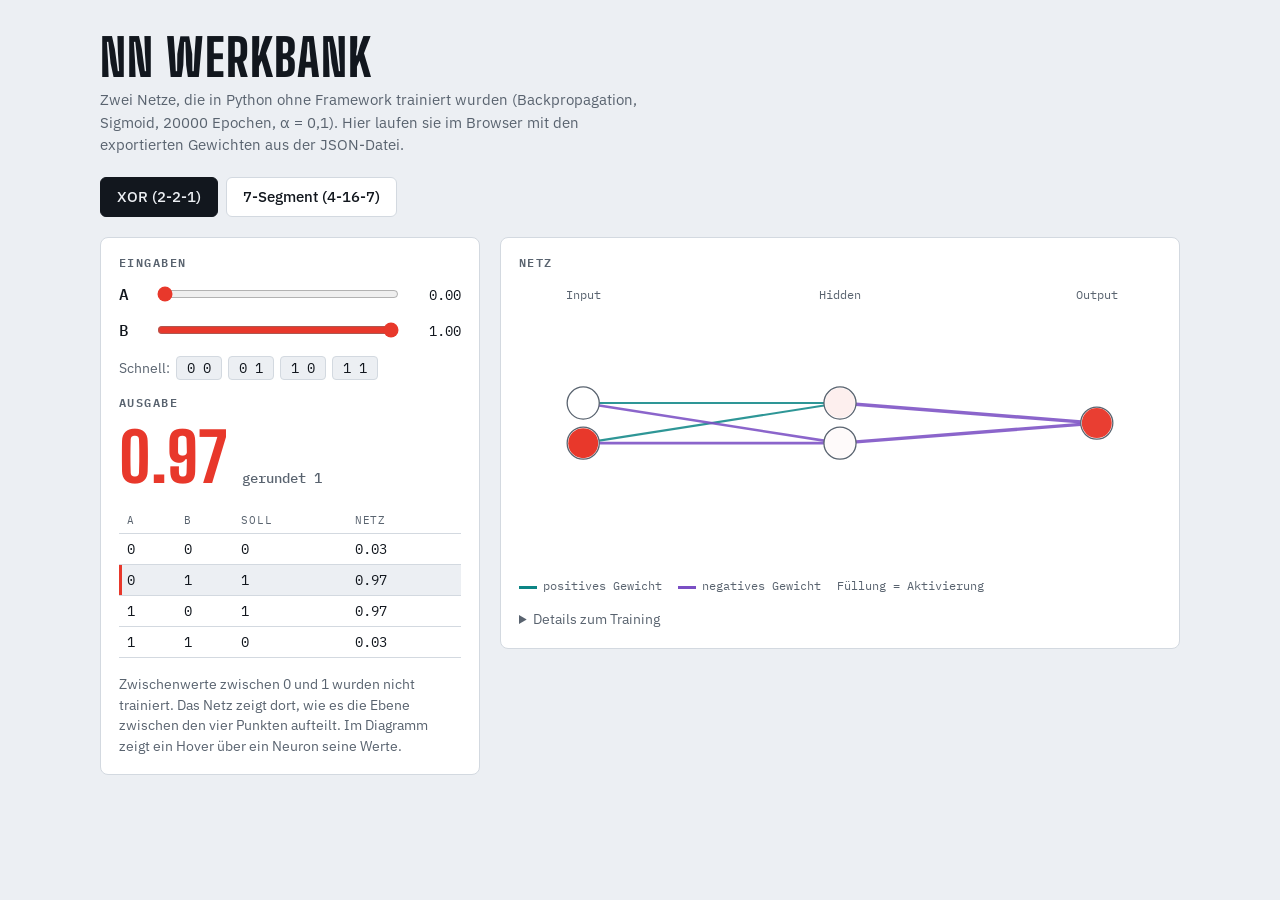
<file: web/index.html>
<!doctype html>
<html lang="de">
<head>
<meta charset="utf-8">
<meta name="viewport" content="width=device-width, initial-scale=1">
<meta name="description" content="Zwei von Hand programmierte neuronale Netze (XOR und 7-Segment) laufen im Browser mit den exportierten Gewichten.">
<title>NN Werkbank</title>
<link rel="icon" href="data:image/svg+xml,%3Csvg xmlns='http://www.w3.org/2000/svg' viewBox='0 0 32 32'%3E%3Crect width='32' height='32' rx='7' fill='%2312171e'/%3E%3Ccircle cx='9' cy='16' r='3.5' fill='%23ff5a45'/%3E%3Ccircle cx='23' cy='9' r='3.5' fill='%23ff5a45'/%3E%3Ccircle cx='23' cy='23' r='3.5' fill='%23ff5a45'/%3E%3Cpath d='M9 16L23 9M9 16L23 23' stroke='%238b95a4' stroke-width='1.5'/%3E%3C/svg%3E">
<link rel="preconnect" href="https://fonts.googleapis.com">
<link rel="preconnect" href="https://fonts.gstatic.com" crossorigin>
<link href="https://fonts.googleapis.com/css2?family=IBM+Plex+Mono:wght@400;500&family=IBM+Plex+Sans:wght@400;500;600&family=Big+Shoulders+Display:wght@700;800&display=swap" rel="stylesheet">
<style>
/* Layout: eine Werkbank-Spalte. Oben Umschalter XOR / 7-Segment, darunter Bedienfeld links und Netz-Diagramm rechts. */
:root {
  --bg: #eceff3; --surface: #ffffff; --fg: #12171e; --muted: #59636f; --line: #d3d9e0;
  --led: #e8382b; --off: #e3e7ec; --pos: #0c8585; --neg: #7a4fc4; --focus: #1f5fd1;
  --display: "Big Shoulders Display", "Arial Narrow", sans-serif;
  --body: "IBM Plex Sans", system-ui, sans-serif;
  --mono: "IBM Plex Mono", ui-monospace, Consolas, monospace;
}
@media (prefers-color-scheme: dark) { :root:not([data-theme="light"]) {
  --bg: #0e1217; --surface: #171c23; --fg: #e6eaf0; --muted: #8b95a4; --line: #2a323c;
  --led: #ff5a45; --off: #242b34; --pos: #3cc4c0; --neg: #a98af0; --focus: #7fa8ff; color-scheme: dark; } }
:root[data-theme="dark"] {
  --bg: #0e1217; --surface: #171c23; --fg: #e6eaf0; --muted: #8b95a4; --line: #2a323c;
  --led: #ff5a45; --off: #242b34; --pos: #3cc4c0; --neg: #a98af0; --focus: #7fa8ff; color-scheme: dark; }

* { box-sizing: border-box; }
[hidden] { display: none !important; }
body { background: var(--bg); color: var(--fg); font: 15px/1.5 var(--body); padding-inline: 16px; padding-block: 24px 40px; }
.wrap { max-width: 1080px; margin: 0 auto; display: flex; flex-direction: column; gap: 20px; }
.stack { display: flex; flex-direction: column; gap: 20px; }
h1 { font: 800 clamp(2rem, 6vw, 3.2rem)/1 var(--display); text-transform: uppercase; letter-spacing: .02em; margin: 0; text-wrap: balance; }
.sub { color: var(--muted); margin: 6px 0 0; max-width: 62ch; }
.tabs { display: flex; gap: 8px; flex-wrap: wrap; }
button { font: inherit; color: inherit; cursor: pointer; }
:focus-visible { outline: 2px solid var(--focus); outline-offset: 2px; }
/* Gemeinsame Rückmeldung für alle Schaltflächen: sanftes Hover, kurzes Eindrücken beim Klick */
.tab, .snap button, .digits button, .bits button { transition: background-color .2s ease, border-color .2s ease, color .2s ease, transform .12s ease; }
.tab:hover, .snap button:hover, .digits button:hover, .bits button:hover { border-color: var(--muted); }
.tab:active, .snap button:active, .digits button:active, .bits button:active { transform: scale(.97); }
.tab { padding: 8px 16px; border: 1px solid var(--line); background: var(--surface); border-radius: 6px; font-weight: 500; }
.tab[aria-selected="true"] { background: var(--fg); color: var(--bg); border-color: var(--fg); }
.grid { display: grid; grid-template-columns: minmax(0, 380px) minmax(0, 1fr); gap: 20px; align-items: start; }
@media (max-width: 820px) { .grid { grid-template-columns: minmax(0, 1fr); } }
.panel { background: var(--surface); border: 1px solid var(--line); border-radius: 8px; padding: 18px; display: flex; flex-direction: column; gap: 16px; min-width: 0; }
h2 { font: 600 .75rem/1 var(--mono); text-transform: uppercase; letter-spacing: .12em; color: var(--muted); margin: 0; }
.field { display: grid; grid-template-columns: 1.6rem minmax(0, 1fr) 3.4rem; gap: 10px; align-items: center; }
.field label { font: 500 1rem var(--mono); }
.field output { font: 400 .9rem var(--mono); text-align: right; font-variant-numeric: tabular-nums; }
input[type=range] { width: 100%; accent-color: var(--led); }
.snap { display: flex; gap: 6px; }
.snap .note { align-self: center; }
.skip { position: absolute; left: 16px; top: -48px; padding: 8px 14px; background: var(--fg); color: var(--bg); border-radius: 6px; z-index: 10; }
.skip:focus { top: 12px; }
.snap button { padding: 2px 10px; border: 1px solid var(--line); border-radius: 4px; background: var(--bg); font: .85rem var(--mono); }
.result { display: flex; align-items: baseline; gap: 14px; flex-wrap: wrap; }
.big { font: 800 4.2rem/1 var(--display); font-variant-numeric: tabular-nums; }
.big.on { color: var(--led); }
.verdict { font: 500 .85rem var(--mono); color: var(--muted); }
table { border-collapse: collapse; width: 100%; font: .85rem var(--mono); font-variant-numeric: tabular-nums; }
th, td { text-align: left; padding: 6px 8px; border-bottom: 1px solid var(--line); }
th { color: var(--muted); font-weight: 400; text-transform: uppercase; letter-spacing: .08em; font-size: .7rem; }
tbody tr { cursor: pointer; }
tbody tr:hover { background: var(--bg); }
tbody tr.static { cursor: default; }
tbody tr.sel { background: var(--bg); box-shadow: inset 3px 0 0 var(--led); }
.tblwrap { overflow-x: auto; }
.digits { display: grid; grid-template-columns: repeat(5, 1fr); gap: 6px; }
.digits button { padding: 10px 0; border: 1px solid var(--line); background: var(--bg); border-radius: 6px; font: 600 1.2rem var(--mono); }
.digits button[aria-pressed="true"] { background: var(--fg); color: var(--bg); border-color: var(--fg); }
.bits { display: flex; gap: 8px; }
.bits button { flex: 1; padding: 8px 0; border: 1px solid var(--line); background: var(--bg); border-radius: 6px; font: 500 1rem var(--mono); }
.bits button[aria-pressed="true"] { background: var(--led); color: #fff; border-color: var(--led); }
.bits small { display: block; font-size: .65rem; color: inherit; opacity: .7; }
.disp { display: flex; gap: 18px; align-items: center; flex-wrap: wrap; }
.disp svg { width: 130px; height: 200px; flex: none; background: #0a0d10; border-radius: 8px; padding: 10px; }
.seg-off { fill: #20262d; }
.seg-on { fill: #ff4a37; }
.segtbl { flex: 1; min-width: 220px; }
.match { font: 500 .85rem var(--mono); }
.match.ok { color: var(--pos); }
.match.bad { color: var(--led); }
.note { font-size: .85rem; color: var(--muted); margin: 0; text-wrap: pretty; }
.diagram { width: 100%; height: auto; display: block; }
.diagram text { font: 11px var(--mono); fill: var(--muted); }
/* Hover auf Neuronen: Verbindungen des Neurons bleiben sichtbar, der Rest wird abgedunkelt */
.netbox { position: relative; }
.hit { fill: transparent; cursor: pointer; }
.node.hot { stroke: var(--fg); stroke-width: 2.2; }
.diagram.hovering line:not(.hl) { opacity: .12; }
.diagram.hovering line.hl { stroke-opacity: 1; }
.tip { position: absolute; z-index: 5; pointer-events: none; padding: 6px 10px; border-radius: 6px; background: var(--fg); color: var(--bg); font: .75rem/1.45 var(--mono); white-space: nowrap; font-variant-numeric: tabular-nums; box-shadow: 0 4px 14px rgb(0 0 0 / .25); }
.tip b { display: block; font-weight: 600; }
.legend { display: flex; gap: 16px; flex-wrap: wrap; font: .75rem var(--mono); color: var(--muted); }
.legend i { display: inline-block; width: 18px; height: 3px; vertical-align: middle; margin-right: 6px; }
.legend .pos { background: var(--pos); }
.legend .neg { background: var(--neg); }
details { font-size: .85rem; color: var(--muted); }
summary { cursor: pointer; }
@media (prefers-reduced-motion: no-preference) { .big, .seg-on { transition: fill-opacity .15s, color .15s; } .diagram line { transition: opacity .15s, stroke-opacity .15s; } }
</style>
</head>
<body>
<a class="skip" href="#main">Zum Inhalt springen</a>
<div class="wrap">
  <header>
    <h1>NN Werkbank</h1>
    <p class="sub">Zwei Netze, die in Python ohne Framework trainiert wurden (Backpropagation, Sigmoid, 20000 Epochen, α = 0,1). Hier laufen sie im Browser mit den exportierten Gewichten aus der JSON-Datei.</p>
  </header>

  <main id="main" class="stack">
  <div class="tabs" role="tablist" aria-label="Netz auswählen">
    <button class="tab" role="tab" id="tab-xor" aria-controls="xor" aria-selected="true">XOR (2-2-1)</button>
    <button class="tab" role="tab" id="tab-seg" aria-controls="seg" aria-selected="false">7-Segment (4-16-7)</button>
  </div>

  <section id="xor" class="grid" role="tabpanel" aria-labelledby="tab-xor">
    <div class="panel">
      <h2>Eingaben</h2>
      <div class="field"><label for="xa">A</label><input id="xa" type="range" min="0" max="1" step="0.01" value="0"><output id="xa-o">0.00</output></div>
      <div class="field"><label for="xb">B</label><input id="xb" type="range" min="0" max="1" step="0.01" value="1"><output id="xb-o">1.00</output></div>
      <div class="snap"><span class="note">Schnell:</span>
        <button data-a="0" data-b="0">0 0</button><button data-a="0" data-b="1">0 1</button><button data-a="1" data-b="0">1 0</button><button data-a="1" data-b="1">1 1</button></div>
      <h2>Ausgabe</h2>
      <div class="result" aria-live="polite"><span class="big" id="xor-out">0.97</span><span class="verdict" id="xor-verdict"></span></div>
      <div class="tblwrap"><table id="xor-tbl"><thead><tr><th>A</th><th>B</th><th>Soll</th><th>Netz</th></tr></thead><tbody></tbody></table></div>
      <p class="note">Zwischenwerte zwischen 0 und 1 wurden nicht trainiert. Das Netz zeigt dort, wie es die Ebene zwischen den vier Punkten aufteilt. Im Diagramm zeigt ein Hover über ein Neuron seine Werte.</p>
    </div>
    <div class="panel">
      <h2>Netz</h2>
      <div class="netbox"><svg class="diagram" id="xor-svg" viewBox="0 0 600 260" role="img" aria-label="Diagramm des XOR-Netzes"></svg><div class="tip" role="tooltip" hidden></div></div>
      <div class="legend"><span><i class="pos"></i>positives Gewicht</span><span><i class="neg"></i>negatives Gewicht</span><span>Füllung = Aktivierung</span></div>
      <details><summary>Details zum Training</summary><p class="note">Architektur 2-2-1, Sigmoid, MSE-Kosten ½(ŷ − y)², Stochastic Gradient Descent, 20000 Epochen, Lernrate 0,1. Exportiert mit <code>dump_json()</code>.</p></details>
    </div>
  </section>

  <section id="seg" class="grid" role="tabpanel" aria-labelledby="tab-seg" hidden>
    <div class="panel">
      <h2>Ziffer</h2>
      <div class="digits" id="digits"></div>
      <h2>oder Bits einzeln</h2>
      <div class="bits" id="bits"></div>
      <div class="disp">
        <svg id="seg-svg" viewBox="0 0 130 200" role="img" aria-label="7-Segment-Anzeige"></svg>
        <div class="segtbl">
          <div class="tblwrap"><table id="seg-tbl"><thead><tr><th>Seg</th><th>Netz</th><th>Soll</th></tr></thead><tbody></tbody></table></div>
        </div>
      </div>
      <div class="match" id="seg-match"></div>
      <p class="note" id="seg-note"></p>
    </div>
    <div class="panel">
      <h2>Netz</h2>
      <div class="netbox"><svg class="diagram" id="seg-net" viewBox="0 0 600 420" role="img" aria-label="Diagramm des 7-Segment-Netzes"></svg><div class="tip" role="tooltip" hidden></div></div>
      <div class="legend"><span><i class="pos"></i>positives Gewicht</span><span><i class="neg"></i>negatives Gewicht</span><span>Füllung = Aktivierung</span></div>
      <details><summary>Details zum Training</summary><p class="note">Architektur 4-16-7, Sigmoid, MSE-Kosten, SGD, 20000 Epochen, Lernrate 0,1. Eingabe ist die Ziffer als 4 Bit, Ausgabe sind die Segmente a bis g.</p></details>
    </div>
  </section>
  </main>
</div>

<script>
const XOR_NET = {"layer_sizes":[2,2,1],"layers":[[{"weights":[4.4189489410313385,4.419907312141666],"bias":-6.8782864987033845},{"weights":[-5.901752903321736,-5.905906582118992],"bias":2.2510696835978092}],[{"weights":[-8.874160120164296,-8.715707937944744],"bias":4.331063383164297}]]};
const SEG_NET = {"layer_sizes":[4,16,7],"layers":[[{"weights":[0.378584577005672,-0.8250217396192282,0.7707378139664288,0.05803340610778978],"bias":-0.8021267944542835},{"weights":[-4.017427327318388,-4.506728345758938,3.7991358840744596,1.74540974890588],"bias":1.3813236054041074},{"weights":[0.5480369860752676,2.7291254190867824,-4.393816222621056,5.6010673047996935],"bias":0.08736131842951154},{"weights":[3.2403045179984,-1.7162950859305854,2.399465852370913,-2.7119958384423644],"bias":0.28076517171416393},{"weights":[1.4050403333172343,1.6294656812492394,-4.403919912718225,0.18366221993594414],"bias":0.1671118019887433},{"weights":[2.951586450576953,-4.062690141628984,0.7607983519386313,-3.022613782684159],"bias":1.0719184859211777},{"weights":[-1.1279218342111632,1.2595592169919445,2.0685997334369652,-2.200344231481198],"bias":-0.3761457793515664},{"weights":[2.9325393291138453,-5.312460678842525,5.636649656913309,-4.399857294181862],"bias":1.282143874365558},{"weights":[2.5208301008227925,2.9246629713082686,-4.024019929575316,2.9564700320036374],"bias":-4.3438361969844985},{"weights":[0.13956794137253323,5.362748911130706,-2.185449175200805,-2.4811137288204024],"bias":1.0122264627329256},{"weights":[0.6011235781109283,3.3977979357931924,-3.9864361298826108,-6.03526716900981],"bias":-0.999945030768911},{"weights":[0.9770982013567461,1.6481162099496889,-1.3001722869908476,-2.214779634350303],"bias":0.027039163322583454},{"weights":[-2.619578058320941,-5.195870167952872,5.005320088996262,4.570853859620208],"bias":-2.2813250254053945},{"weights":[0.5869673949416085,3.22125151783066,3.167232405071126,2.7859718274167617],"bias":-2.99911692105298},{"weights":[-1.456649545355068,-4.329418722741809,-4.6483753682368025,-0.6067776427727539],"bias":1.9842060355658786},{"weights":[-1.5766811919019763,2.6611540927630144,-3.1261843554950204,1.1674583392693718],"bias":1.2782419571322035}],[{"weights":[0.7344882978782762,0.8956990368518427,-1.9926005929652295,1.524014382118407,-2.4643521335602654,2.7619609449488225,0.9745501714896703,5.8746323897966075,3.3488197890693536,3.777968137912702,-6.297762631329145,-0.6684900046237351,-1.910625557629477,2.463067969830373,-3.3382483447623885,-2.184122565169554],"bias":1.7158951224994348},{"weights":[0.5680653549104158,0.13646285202288524,3.8309458491952717,0.15731835648100964,-0.8428724792277169,3.699982638840891,0.7410844065453783,-1.9365013775153084,-2.5153143271793463,-3.7879317307593627,5.384709722398829,0.1824338320079539,5.7968534616796354,-3.6032433387901093,1.208723032863289,0.35872234985024026],"bias":1.0770206705889807},{"weights":[-0.612429534553766,0.015987330561426323,5.04669510697265,-0.6305689253745919,3.2286030344133305,-2.51825363174847,-2.0308029780826193,-2.318350232125964,0.7629524356113417,0.9639870181956284,1.899497069878401,1.1503990238479123,-1.2590445743460543,3.435205156121614,0.4626839101821002,2.116894425765221],"bias":1.5148864346060797},{"weights":[1.2260481865594188,-0.6704110280050407,-3.1552900858819664,1.477578894985318,1.3390441440426266,2.975512546735218,-1.81993119452646,6.967283128941977,4.952927274993916,0.2522474828127698,-4.293662000531908,-0.9432363714716293,-3.840019896280144,1.745765164310289,-1.80755508234133,-1.1042079202785284],"bias":1.98893445649299},{"weights":[0.10532776637054624,-0.864045641028454,-5.57118790719766,3.6386313085951856,-1.193344085273443,1.4281257011497128,0.7396882674514846,4.037557030786975,-2.261271543514027,1.5809640667094165,0.5696045986139062,1.1505212236224927,-2.3680883593014843,-2.425462029811268,1.3492819309628228,-0.2295365076967462],"bias":-0.560164562955259},{"weights":[-0.3368496551618901,-4.4259777381809355,-0.025178686488595836,2.422500706085857,3.0917293094573672,0.5613406258891508,-0.10209700697596971,0.9193545923973545,1.4570203688071202,2.9469448762972896,2.5578000581180023,2.5183707512035154,-4.706854384144398,-0.4588914204695752,0.1496881393546129,1.0335770391680648],"bias":-0.12792367335469645},{"weights":[0.9261327975602603,-6.048415402702983,-1.3584460562038045,2.6666194493165585,2.507795495999338,-0.08677149506154452,-0.7839924127459236,5.221602205980013,2.824496139505744,-2.380817333874301,1.8630707591444695,1.9812630090314127,-0.7324119838364302,5.32891242485432,-5.496803824589936,-2.2737734453497],"bias":1.3883342999719037}]]};

const sigmoid = x => 1 / (1 + Math.exp(-x));
// Forward-Pass wie in Layer.forward: Output einer Schicht ist Input der nächsten
function forward(net, x) {
  const acts = [x];
  let v = x;
  for (const layer of net.layers) {
    v = layer.map(n => sigmoid(n.weights.reduce((s, w, i) => s + w * v[i], n.bias)));
    acts.push(v);
  }
  return acts;
}
const NS = "http://www.w3.org/2000/svg";
const f2 = x => x.toFixed(2);

// Zeichnet Neuronen (Füllung = Aktivierung) und Gewichte (Farbe = Vorzeichen, Dicke = Betrag)
// names[l][i] ist der Name des Neurons (für den Tooltip beim Hover)
function drawNet(svg, net, acts, labels, names) {
  const [W, H] = svg.getAttribute("viewBox").split(" ").slice(2).map(Number);
  const sizes = net.layer_sizes, maxN = Math.max(...sizes);
  const padX = 60, padY = 34;
  const r = Math.min(15, (H - 2 * padY) / (maxN * 2.5));
  const pos = (l, i) => [padX + l * (W - 2 * padX) / (sizes.length - 1),
                         H / 2 + (i - (sizes[l] - 1) / 2) * Math.min(2.5 * r, (H - 2 * padY) / Math.max(sizes[l] - 1, 1))];
  let out = "";
  net.layers.forEach((layer, l) => layer.forEach((n, j) => n.weights.forEach((w, i) => {
    const [x1, y1] = pos(l, i), [x2, y2] = pos(l + 1, j);
    const a = Math.abs(w);
    out += `<line data-l="${l}" data-i="${i}" data-j="${j}" x1="${x1}" y1="${y1}" x2="${x2}" y2="${y2}" style="stroke:var(${w >= 0 ? "--pos" : "--neg"})" stroke-width="${(0.4 + Math.min(a, 8) * 0.35).toFixed(2)}" stroke-opacity="${(0.12 + Math.min(a / 6, 0.75)).toFixed(2)}"/>`;
  })));
  acts.forEach((col, l) => col.forEach((v, i) => {
    const [x, y] = pos(l, i);
    out += `<circle class="node" data-l="${l}" data-i="${i}" cx="${x}" cy="${y}" r="${r}" style="fill:var(--surface);stroke:var(--muted)" stroke-width="1.2"/>`;
    out += `<circle cx="${x}" cy="${y}" r="${r - 1}" style="fill:var(--led);pointer-events:none" fill-opacity="${v.toFixed(3)}"/>`;
    // unsichtbarer, etwas größerer Kreis als Trefferfläche für Hover und Antippen
    out += `<circle class="hit" data-l="${l}" data-i="${i}" cx="${x}" cy="${y}" r="${r + 3}"/>`;
  }));
  labels.forEach((t, l) => { out += `<text x="${pos(l, 0)[0]}" y="14" text-anchor="middle">${t}</text>`; });
  svg.innerHTML = out;
  svg._ctx = { net, acts, names };
  if (!svg._wired) wireHover(svg);
  if (svg._hover) showHover(svg, svg._hover[0], svg._hover[1]);   // Hover nach dem Neuzeichnen beibehalten
}

// Hover über ein Neuron: Tooltip anzeigen, seine Verbindungen hervorheben.
// Die Ereignisse hängen am (bleibenden) SVG-Element, weil dessen Inhalt bei jeder Eingabe neu gezeichnet wird.
function wireHover(svg) {
  svg._wired = true;
  svg.addEventListener("pointerover", e => {
    const h = e.target.closest(".hit");
    if (h) showHover(svg, +h.dataset.l, +h.dataset.i);
  });
  svg.addEventListener("pointerout", e => {
    if (!(e.relatedTarget && e.relatedTarget.closest && e.relatedTarget.closest(".hit"))) hideHover(svg);
  });
}
function showHover(svg, l, i) {
  const { net, acts, names } = svg._ctx;
  if (!acts[l] || acts[l][i] === undefined) return hideHover(svg);
  svg._hover = [l, i];
  svg.classList.add("hovering");
  // Linien: verbunden = kommt aus diesem Neuron (Schicht l) oder führt in dieses Neuron (Schicht l-1)
  svg.querySelectorAll("line").forEach(ln => {
    const ll = +ln.dataset.l;
    ln.classList.toggle("hl", (ll === l && +ln.dataset.i === i) || (ll === l - 1 && +ln.dataset.j === i));
  });
  svg.querySelectorAll(".node").forEach(c => c.classList.toggle("hot", +c.dataset.l === l && +c.dataset.i === i));
  const box = svg.parentElement, tip = box.querySelector(".tip");
  const minus = x => f2(x).replace("-", "−");
  tip.innerHTML = `<b>${names[l][i]}</b>Aktivierung ${f2(acts[l][i])}` + (l > 0 ? `<br>Bias ${minus(net.layers[l - 1][i].bias)}` : "");
  tip.hidden = false;
  // Tooltip über dem Neuron platzieren, am Rand der Box festhalten; zu wenig Platz oben -> darunter
  const hit = svg.querySelector(`.hit[data-l="${l}"][data-i="${i}"]`).getBoundingClientRect();
  const b = box.getBoundingClientRect();
  const cx = hit.left + hit.width / 2 - b.left;
  const left = Math.min(Math.max(cx, tip.offsetWidth / 2), b.width - tip.offsetWidth / 2);
  const above = hit.top - b.top - tip.offsetHeight - 6;
  tip.style.left = left - tip.offsetWidth / 2 + "px";
  tip.style.top = (above >= 0 ? above : hit.bottom - b.top + 6) + "px";
}
function hideHover(svg) {
  svg._hover = null;
  svg.classList.remove("hovering");
  svg.querySelectorAll("line.hl").forEach(ln => ln.classList.remove("hl"));
  svg.querySelectorAll(".node.hot").forEach(c => c.classList.remove("hot"));
  svg.parentElement.querySelector(".tip").hidden = true;
}

/* ---------- XOR ---------- */
const xa = document.getElementById("xa"), xb = document.getElementById("xb");
const XOR_ROWS = [[0,0,0],[0,1,1],[1,0,1],[1,1,0]];
const xtb = document.querySelector("#xor-tbl tbody");
XOR_ROWS.forEach(([a, b, y], k) => {
  const tr = document.createElement("tr");
  tr.innerHTML = `<td>${a}</td><td>${b}</td><td>${y}</td><td></td>`;
  // Zeile ist klickbar, also auch per Tastatur (Tab, Enter, Leertaste) bedienbar
  tr.tabIndex = 0;
  tr.setAttribute("aria-label", `Eingabe ${a} ${b} setzen`);
  const pick = () => { xa.value = a; xb.value = b; renderXor(); };
  tr.addEventListener("click", pick);
  tr.addEventListener("keydown", e => { if (e.key === "Enter" || e.key === " ") { e.preventDefault(); pick(); } });
  xtb.appendChild(tr);
});
function renderXor() {
  const a = +xa.value, b = +xb.value;
  document.getElementById("xa-o").textContent = f2(a);
  document.getElementById("xb-o").textContent = f2(b);
  const acts = forward(XOR_NET, [a, b]);
  const y = acts[2][0];
  const out = document.getElementById("xor-out");
  out.textContent = f2(y);
  out.classList.toggle("on", y > 0.5);
  document.getElementById("xor-verdict").textContent = y > 0.5 ? "gerundet 1" : "gerundet 0";
  [...xtb.rows].forEach((tr, k) => {
    const [ra, rb] = XOR_ROWS[k];
    tr.cells[3].textContent = f2(forward(XOR_NET, [ra, rb])[2][0]);
    tr.classList.toggle("sel", ra === a && rb === b);
  });
  drawNet(document.getElementById("xor-svg"), XOR_NET, acts, ["Input", "Hidden", "Output"],
    [["Input A", "Input B"], ["Hidden 1", "Hidden 2"], ["Output (XOR)"]]);
}
xa.addEventListener("input", renderXor);
xb.addEventListener("input", renderXor);
document.querySelectorAll(".snap button").forEach(btn =>
  btn.addEventListener("click", () => { xa.value = btn.dataset.a; xb.value = btn.dataset.b; renderXor(); }));

/* ---------- 7-Segment ---------- */
const SEGS = ["a","b","c","d","e","f","g"];
const CODE = [[1,1,1,1,1,1,0],[0,1,1,0,0,0,0],[1,1,0,1,1,0,1],[1,1,1,1,0,0,1],[0,1,1,0,0,1,1],
              [1,0,1,1,0,1,1],[1,0,1,1,1,1,1],[1,1,1,0,0,0,0],[1,1,1,1,1,1,1],[1,1,1,1,0,1,1]];
// Lage der Segmente a-g im Anzeige-SVG: x, y, Breite, Höhe
const GEO = { a:[25,8,80,14], b:[107,24,14,68], c:[107,108,14,68], d:[25,178,80,14],
              e:[9,108,14,68], f:[9,24,14,68], g:[25,93,80,14] };
let bits = [0,0,0,0];

const segSvg = document.getElementById("seg-svg");
segSvg.innerHTML = SEGS.map(s => { const [x,y,w,h] = GEO[s];
  return `<rect class="seg-off" x="${x}" y="${y}" width="${w}" height="${h}" rx="5"/><rect class="seg-on" id="s-${s}" x="${x}" y="${y}" width="${w}" height="${h}" rx="5" fill-opacity="0"/>`; }).join("");
const stb = document.querySelector("#seg-tbl tbody");
stb.innerHTML = SEGS.map(s => `<tr class="static"><td>${s}</td><td></td><td></td></tr>`).join("");

const digitsEl = document.getElementById("digits"), bitsEl = document.getElementById("bits");
for (let d = 0; d < 10; d++) {
  const b = document.createElement("button");
  b.textContent = d; b.dataset.d = d;
  b.addEventListener("click", () => { bits = [3,2,1,0].map(k => (d >> k) & 1); renderSeg(); });
  digitsEl.appendChild(b);
}
[3,2,1,0].forEach((k, i) => {
  const b = document.createElement("button");
  b.innerHTML = `<small>${1 << k}</small><span></span>`;
  b.addEventListener("click", () => { bits[i] ^= 1; renderSeg(); });
  bitsEl.appendChild(b);
});
function renderSeg() {
  const d = bits[0] * 8 + bits[1] * 4 + bits[2] * 2 + bits[3];
  [...digitsEl.children].forEach(b => b.setAttribute("aria-pressed", String(+b.dataset.d === d)));
  [...bitsEl.children].forEach((b, i) => { b.setAttribute("aria-pressed", String(bits[i] === 1)); b.querySelector("span").textContent = bits[i]; });
  const acts = forward(SEG_NET, bits);
  const y = acts[2];
  SEGS.forEach((s, i) => {
    document.getElementById("s-" + s).setAttribute("fill-opacity", y[i].toFixed(3));
    const tr = stb.rows[i];
    tr.cells[1].textContent = f2(y[i]);
    tr.cells[2].textContent = d < 10 ? CODE[d][i] : "–";
  });
  const m = document.getElementById("seg-match"), note = document.getElementById("seg-note");
  if (d < 10) {
    const ok = y.every((v, i) => Math.round(v) === CODE[d][i]);
    m.textContent = ok ? `Ziffer ${d}: alle 7 Segmente stimmen` : `Ziffer ${d}: Abweichung`;
    m.className = "match " + (ok ? "ok" : "bad");
    note.textContent = "";
  } else {
    m.textContent = `Wert ${d}: keine Ziffer`;
    m.className = "match";
    note.textContent = "Die Werte 10 bis 15 kamen im Training nicht vor. Das Netz gibt hier ungeprüfte Werte aus.";
  }
  drawNet(document.getElementById("seg-net"), SEG_NET, acts, ["Input", "Hidden (16)", "Output a–g"],
    [[8, 4, 2, 1].map(k => "Input Bit " + k), Array.from({ length: 16 }, (_, k) => "Hidden " + (k + 1)), SEGS.map(s => "Output Segment " + s)]);
}

/* ---------- Tabs ---------- */
const tabs = { xor: document.getElementById("tab-xor"), seg: document.getElementById("tab-seg") };
function show(which) {
  for (const k in tabs) {
    tabs[k].setAttribute("aria-selected", String(k === which));
    document.getElementById(k).hidden = k !== which;
  }
  try { localStorage.setItem("nn-tab", which); } catch (e) {}
}
tabs.xor.addEventListener("click", () => show("xor"));
tabs.seg.addEventListener("click", () => show("seg"));
// Pfeiltasten wechseln zwischen den Reitern (üblich bei role="tablist")
for (const k in tabs) tabs[k].addEventListener("keydown", e => {
  if (e.key !== "ArrowLeft" && e.key !== "ArrowRight") return;
  const next = k === "xor" ? "seg" : "xor";
  show(next); tabs[next].focus();
});

renderXor();
bits = [0,1,0,1];
renderSeg();
let saved = null;
try { saved = localStorage.getItem("nn-tab"); } catch (e) {}
show(saved === "seg" ? "seg" : "xor");
</script>
</body>
</html>
</file>
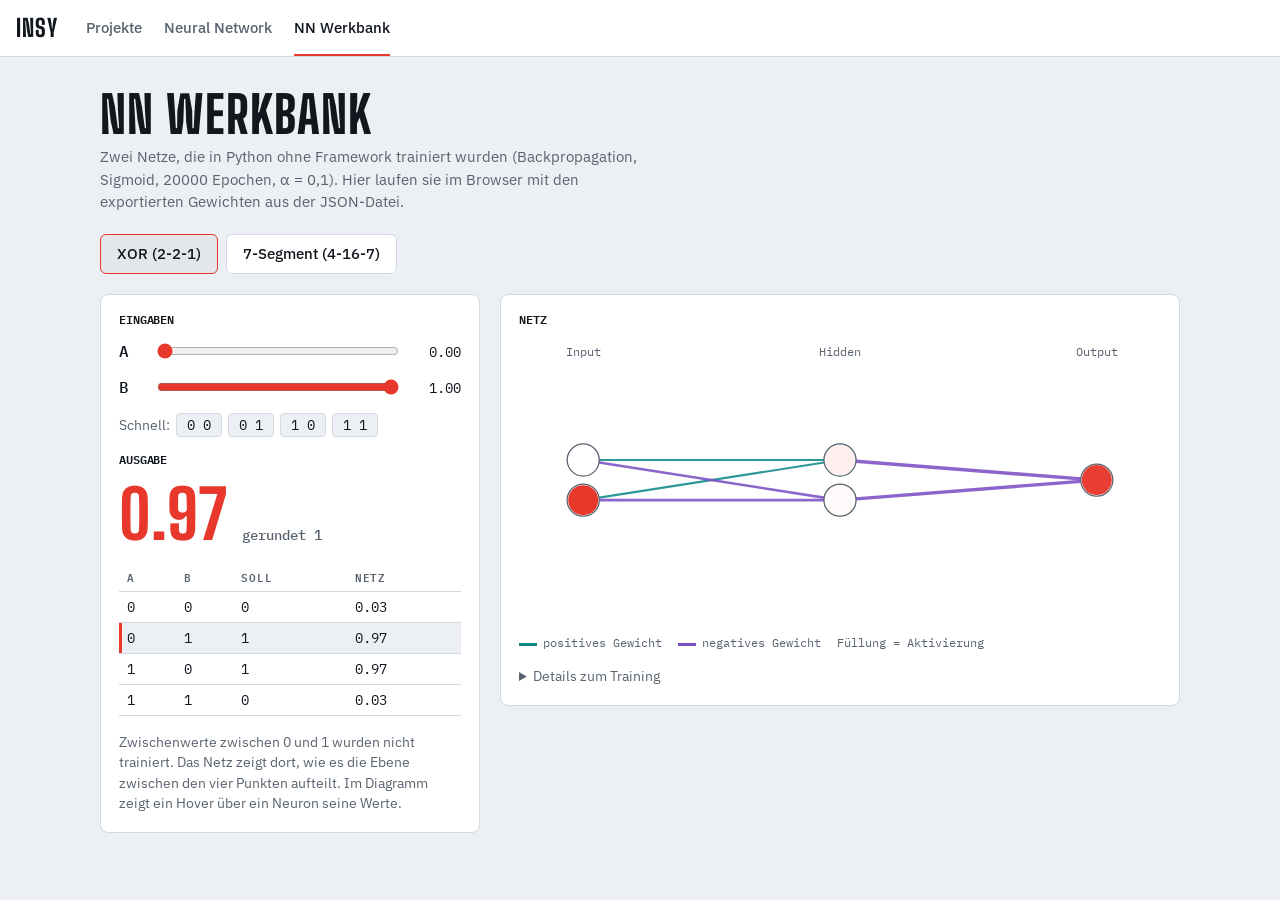
<file: Neural Network/web/index.html>
<!doctype html>
<html lang="de">
<head>
<meta charset="utf-8">
<meta name="viewport" content="width=device-width, initial-scale=1">
<meta name="description" content="Zwei von Hand programmierte neuronale Netze (XOR und 7-Segment) laufen im Browser mit den exportierten Gewichten.">
<title>NN Werkbank</title>
<link rel="icon" href="data:image/svg+xml,%3Csvg xmlns='http://www.w3.org/2000/svg' viewBox='0 0 32 32'%3E%3Crect width='32' height='32' rx='7' fill='%2312171e'/%3E%3Ccircle cx='9' cy='16' r='3.5' fill='%23ff5a45'/%3E%3Ccircle cx='23' cy='9' r='3.5' fill='%23ff5a45'/%3E%3Ccircle cx='23' cy='23' r='3.5' fill='%23ff5a45'/%3E%3Cpath d='M9 16L23 9M9 16L23 23' stroke='%238b95a4' stroke-width='1.5'/%3E%3C/svg%3E">
<link rel="preconnect" href="https://fonts.googleapis.com">
<link rel="preconnect" href="https://fonts.gstatic.com" crossorigin>
<link href="https://fonts.googleapis.com/css2?family=IBM+Plex+Mono:wght@400;500;600&family=IBM+Plex+Sans:ital,wght@0,400;0,500;0,600;1,400&family=Big+Shoulders+Display:wght@700;800&display=swap" rel="stylesheet">
<!-- Gemeinsames Design der ganzen Website (Farben, Schriften, Navigationsleiste) -->
<link rel="stylesheet" href="../../assets/site.css">
<style>
/* Layout: eine Werkbank-Spalte. Oben Umschalter XOR / 7-Segment, darunter Bedienfeld links und Netz-Diagramm rechts. */
:root {
  --bg: #eceff3; --surface: #ffffff; --fg: #12171e; --muted: #59636f; --line: #d3d9e0;
  --led: #e8382b; --off: #e3e7ec; --pos: #0c8585; --neg: #7a4fc4; --focus: #1f5fd1;
  --display: "Big Shoulders Display", "Arial Narrow", sans-serif;
  --body: "IBM Plex Sans", system-ui, sans-serif;
  --mono: "IBM Plex Mono", ui-monospace, Consolas, monospace;
}
@media (prefers-color-scheme: dark) { :root:not([data-theme="light"]) {
  --bg: #0e1217; --surface: #171c23; --fg: #e6eaf0; --muted: #8b95a4; --line: #2a323c;
  --led: #ff5a45; --off: #242b34; --pos: #3cc4c0; --neg: #a98af0; --focus: #7fa8ff; color-scheme: dark; } }
:root[data-theme="dark"] {
  --bg: #0e1217; --surface: #171c23; --fg: #e6eaf0; --muted: #8b95a4; --line: #2a323c;
  --led: #ff5a45; --off: #242b34; --pos: #3cc4c0; --neg: #a98af0; --focus: #7fa8ff; color-scheme: dark; }

* { box-sizing: border-box; }
[hidden] { display: none !important; }
body { margin: 0; background: var(--bg); color: var(--fg); font: 15px/1.5 var(--body); }
.wrap { max-width: 1112px; margin: 0 auto; padding: 32px 16px 56px; display: flex; flex-direction: column; gap: 20px; }
.stack { display: flex; flex-direction: column; gap: 20px; }
h1 { font: 800 clamp(2rem, 6vw, 3.2rem)/1 var(--display); text-transform: uppercase; letter-spacing: .02em; margin: 0; text-wrap: balance; }
.sub { color: var(--muted); margin: 6px 0 0; max-width: 62ch; }
.tabs { display: flex; gap: 8px; flex-wrap: wrap; }
button { font: inherit; color: inherit; cursor: pointer; }
:focus-visible { outline: 2px solid var(--focus); outline-offset: 2px; }
/* Gemeinsame Rückmeldung für alle Schaltflächen: sanftes Hover, kurzes Eindrücken beim Klick */
.tab, .snap button, .digits button, .bits button { transition: background-color .2s ease, border-color .2s ease, color .2s ease, transform .12s ease; }
.tab:hover, .snap button:hover, .digits button:hover, .bits button:hover { border-color: var(--muted); }
.tab:active, .snap button:active, .digits button:active, .bits button:active { transform: scale(.97); }
.tab { padding: 8px 16px; border: 1px solid var(--line); background: var(--surface); border-radius: 6px; font-weight: 500; }
/* Gewählt = leicht abgehobene Fläche mit rotem Rand (in Hell und Dunkel gleich, kein grelles Weiß im Dunkelmodus) */
.tab[aria-selected="true"] { background: var(--off); color: var(--fg); border-color: var(--led); }
.grid { display: grid; grid-template-columns: minmax(0, 380px) minmax(0, 1fr); gap: 20px; align-items: start; }
@media (max-width: 820px) { .grid { grid-template-columns: minmax(0, 1fr); } }
.panel { background: var(--surface); border: 1px solid var(--line); border-radius: 8px; padding: 18px; display: flex; flex-direction: column; gap: 16px; min-width: 0; }
h2 { font: 600 .75rem/1 var(--mono); text-transform: uppercase; letter-spacing: .12em; color: var(--muted); margin: 0; }
.field { display: grid; grid-template-columns: 1.6rem minmax(0, 1fr) 3.4rem; gap: 10px; align-items: center; }
.field label { font: 500 1rem var(--mono); }
.field output { font: 400 .9rem var(--mono); text-align: right; font-variant-numeric: tabular-nums; }
input[type=range] { width: 100%; accent-color: var(--led); }
.snap { display: flex; gap: 6px; }
.snap .note { align-self: center; }
.skip { position: absolute; left: 16px; top: -48px; padding: 8px 14px; background: var(--fg); color: var(--bg); border-radius: 6px; z-index: 10; }
.skip:focus { top: 12px; }
.snap button { padding: 2px 10px; border: 1px solid var(--line); border-radius: 4px; background: var(--bg); font: .85rem var(--mono); }
.result { display: flex; align-items: baseline; gap: 14px; flex-wrap: wrap; }
.big { font: 800 4.2rem/1 var(--display); font-variant-numeric: tabular-nums; }
.big.on { color: var(--led); }
.verdict { font: 500 .85rem var(--mono); color: var(--muted); }
table { border-collapse: collapse; width: 100%; font: .85rem var(--mono); font-variant-numeric: tabular-nums; }
th, td { text-align: left; padding: 6px 8px; border-bottom: 1px solid var(--line); }
th { color: var(--muted); font-weight: 400; text-transform: uppercase; letter-spacing: .08em; font-size: .7rem; }
tbody tr { cursor: pointer; }
tbody tr:hover { background: var(--bg); }
tbody tr.static { cursor: default; }
tbody tr.sel { background: var(--bg); box-shadow: inset 3px 0 0 var(--led); }
.tblwrap { overflow-x: auto; }
.digits { display: grid; grid-template-columns: repeat(5, 1fr); gap: 6px; }
.digits button { padding: 10px 0; border: 1px solid var(--line); background: var(--bg); border-radius: 6px; font: 600 1.2rem var(--mono); }
.digits button[aria-pressed="true"] { background: var(--off); color: var(--fg); border-color: var(--led); }
.bits { display: flex; gap: 8px; }
.bits button { flex: 1; padding: 8px 0; border: 1px solid var(--line); background: var(--bg); border-radius: 6px; font: 500 1rem var(--mono); }
.bits button[aria-pressed="true"] { background: var(--led); color: #fff; border-color: var(--led); }
.bits small { display: block; font-size: .65rem; color: inherit; opacity: .7; }
.disp { display: flex; gap: 18px; align-items: center; flex-wrap: wrap; }
.disp svg { width: 130px; height: 200px; flex: none; background: #0a0d10; border-radius: 8px; padding: 10px; }
.seg-off { fill: #20262d; }
.seg-on { fill: #ff4a37; }
.segtbl { flex: 1; min-width: 220px; }
.match { font: 500 .85rem var(--mono); }
.match.ok { color: var(--pos); }
.match.bad { color: var(--led); }
.note { font-size: .85rem; color: var(--muted); margin: 0; text-wrap: pretty; }
.diagram { width: 100%; height: auto; display: block; }
.diagram text { font: 11px var(--mono); fill: var(--muted); }
/* Hover auf Neuronen: Verbindungen des Neurons bleiben sichtbar, der Rest wird abgedunkelt */
.netbox { position: relative; }
.hit { fill: transparent; cursor: pointer; }
.node.hot { stroke: var(--fg); stroke-width: 2.2; }
.diagram.hovering line:not(.hl) { opacity: .12; }
.diagram.hovering line.hl { stroke-opacity: 1; }
.tip { position: absolute; z-index: 5; pointer-events: none; padding: 6px 10px; border-radius: 6px; background: var(--fg); color: var(--bg); font: .75rem/1.45 var(--mono); white-space: nowrap; font-variant-numeric: tabular-nums; box-shadow: 0 4px 14px rgb(0 0 0 / .25); }
.tip b { display: block; font-weight: 600; }
.legend { display: flex; gap: 16px; flex-wrap: wrap; font: .75rem var(--mono); color: var(--muted); }
.legend i { display: inline-block; width: 18px; height: 3px; vertical-align: middle; margin-right: 6px; }
.legend .pos { background: var(--pos); }
.legend .neg { background: var(--neg); }
details { font-size: .85rem; color: var(--muted); }
summary { cursor: pointer; }
@media (prefers-reduced-motion: no-preference) { .big, .seg-on { transition: fill-opacity .15s, color .15s; } .diagram line { transition: opacity .15s, stroke-opacity .15s; } }
</style>
</head>
<body>
<a class="skip" href="#main">Zum Inhalt springen</a>
<!-- Dieselbe Navigation wie auf allen Seiten der Website (siehe _quarto.yml im Hauptordner) -->
<header class="sitenav"><div class="sitenav-in">
  <a class="brand" href="../../index.html">INSY</a>
  <nav aria-label="Seiten">
    <a href="../../index.html">Projekte</a>
    <a href="../index.html">Neural Network</a>
    <a href="index.html" aria-current="page">NN Werkbank</a>
  </nav>
</div></header>
<div class="wrap">
  <header>
    <h1>NN Werkbank</h1>
    <p class="sub">Zwei Netze, die in Python ohne Framework trainiert wurden (Backpropagation, Sigmoid, 20000 Epochen, α = 0,1). Hier laufen sie im Browser mit den exportierten Gewichten aus der JSON-Datei.</p>
  </header>

  <main id="main" class="stack">
  <div class="tabs" role="tablist" aria-label="Netz auswählen">
    <button class="tab" role="tab" id="tab-xor" aria-controls="xor" aria-selected="true">XOR (2-2-1)</button>
    <button class="tab" role="tab" id="tab-seg" aria-controls="seg" aria-selected="false">7-Segment (4-16-7)</button>
  </div>

  <section id="xor" class="grid" role="tabpanel" aria-labelledby="tab-xor">
    <div class="panel">
      <h2>Eingaben</h2>
      <div class="field"><label for="xa">A</label><input id="xa" type="range" min="0" max="1" step="0.01" value="0"><output id="xa-o">0.00</output></div>
      <div class="field"><label for="xb">B</label><input id="xb" type="range" min="0" max="1" step="0.01" value="1"><output id="xb-o">1.00</output></div>
      <div class="snap"><span class="note">Schnell:</span>
        <button data-a="0" data-b="0">0 0</button><button data-a="0" data-b="1">0 1</button><button data-a="1" data-b="0">1 0</button><button data-a="1" data-b="1">1 1</button></div>
      <h2>Ausgabe</h2>
      <div class="result" aria-live="polite"><span class="big" id="xor-out">0.97</span><span class="verdict" id="xor-verdict"></span></div>
      <div class="tblwrap"><table id="xor-tbl"><thead><tr><th>A</th><th>B</th><th>Soll</th><th>Netz</th></tr></thead><tbody></tbody></table></div>
      <p class="note">Zwischenwerte zwischen 0 und 1 wurden nicht trainiert. Das Netz zeigt dort, wie es die Ebene zwischen den vier Punkten aufteilt. Im Diagramm zeigt ein Hover über ein Neuron seine Werte.</p>
    </div>
    <div class="panel">
      <h2>Netz</h2>
      <div class="netbox"><svg class="diagram" id="xor-svg" viewBox="0 0 600 260" role="img" aria-label="Diagramm des XOR-Netzes"></svg><div class="tip" role="tooltip" hidden></div></div>
      <div class="legend"><span><i class="pos"></i>positives Gewicht</span><span><i class="neg"></i>negatives Gewicht</span><span>Füllung = Aktivierung</span></div>
      <details><summary>Details zum Training</summary><p class="note">Architektur 2-2-1, Sigmoid, MSE-Kosten ½(ŷ − y)², Stochastic Gradient Descent, 20000 Epochen, Lernrate 0,1. Exportiert mit <code>dump_json()</code>.</p></details>
    </div>
  </section>

  <section id="seg" class="grid" role="tabpanel" aria-labelledby="tab-seg" hidden>
    <div class="panel">
      <h2>Ziffer</h2>
      <div class="digits" id="digits"></div>
      <h2>oder Bits einzeln</h2>
      <div class="bits" id="bits"></div>
      <div class="disp">
        <svg id="seg-svg" viewBox="0 0 130 200" role="img" aria-label="7-Segment-Anzeige"></svg>
        <div class="segtbl">
          <div class="tblwrap"><table id="seg-tbl"><thead><tr><th>Seg</th><th>Netz</th><th>Soll</th></tr></thead><tbody></tbody></table></div>
        </div>
      </div>
      <div class="match" id="seg-match"></div>
      <p class="note" id="seg-note"></p>
    </div>
    <div class="panel">
      <h2>Netz</h2>
      <div class="netbox"><svg class="diagram" id="seg-net" viewBox="0 0 600 420" role="img" aria-label="Diagramm des 7-Segment-Netzes"></svg><div class="tip" role="tooltip" hidden></div></div>
      <div class="legend"><span><i class="pos"></i>positives Gewicht</span><span><i class="neg"></i>negatives Gewicht</span><span>Füllung = Aktivierung</span></div>
      <details><summary>Details zum Training</summary><p class="note">Architektur 4-16-7, Sigmoid, MSE-Kosten, SGD, 20000 Epochen, Lernrate 0,1. Eingabe ist die Ziffer als 4 Bit, Ausgabe sind die Segmente a bis g.</p></details>
    </div>
  </section>
  </main>
</div>

<script>
const XOR_NET = {"layer_sizes":[2,2,1],"layers":[[{"weights":[4.4189489410313385,4.419907312141666],"bias":-6.8782864987033845},{"weights":[-5.901752903321736,-5.905906582118992],"bias":2.2510696835978092}],[{"weights":[-8.874160120164296,-8.715707937944744],"bias":4.331063383164297}]]};
const SEG_NET = {"layer_sizes":[4,16,7],"layers":[[{"weights":[0.378584577005672,-0.8250217396192282,0.7707378139664288,0.05803340610778978],"bias":-0.8021267944542835},{"weights":[-4.017427327318388,-4.506728345758938,3.7991358840744596,1.74540974890588],"bias":1.3813236054041074},{"weights":[0.5480369860752676,2.7291254190867824,-4.393816222621056,5.6010673047996935],"bias":0.08736131842951154},{"weights":[3.2403045179984,-1.7162950859305854,2.399465852370913,-2.7119958384423644],"bias":0.28076517171416393},{"weights":[1.4050403333172343,1.6294656812492394,-4.403919912718225,0.18366221993594414],"bias":0.1671118019887433},{"weights":[2.951586450576953,-4.062690141628984,0.7607983519386313,-3.022613782684159],"bias":1.0719184859211777},{"weights":[-1.1279218342111632,1.2595592169919445,2.0685997334369652,-2.200344231481198],"bias":-0.3761457793515664},{"weights":[2.9325393291138453,-5.312460678842525,5.636649656913309,-4.399857294181862],"bias":1.282143874365558},{"weights":[2.5208301008227925,2.9246629713082686,-4.024019929575316,2.9564700320036374],"bias":-4.3438361969844985},{"weights":[0.13956794137253323,5.362748911130706,-2.185449175200805,-2.4811137288204024],"bias":1.0122264627329256},{"weights":[0.6011235781109283,3.3977979357931924,-3.9864361298826108,-6.03526716900981],"bias":-0.999945030768911},{"weights":[0.9770982013567461,1.6481162099496889,-1.3001722869908476,-2.214779634350303],"bias":0.027039163322583454},{"weights":[-2.619578058320941,-5.195870167952872,5.005320088996262,4.570853859620208],"bias":-2.2813250254053945},{"weights":[0.5869673949416085,3.22125151783066,3.167232405071126,2.7859718274167617],"bias":-2.99911692105298},{"weights":[-1.456649545355068,-4.329418722741809,-4.6483753682368025,-0.6067776427727539],"bias":1.9842060355658786},{"weights":[-1.5766811919019763,2.6611540927630144,-3.1261843554950204,1.1674583392693718],"bias":1.2782419571322035}],[{"weights":[0.7344882978782762,0.8956990368518427,-1.9926005929652295,1.524014382118407,-2.4643521335602654,2.7619609449488225,0.9745501714896703,5.8746323897966075,3.3488197890693536,3.777968137912702,-6.297762631329145,-0.6684900046237351,-1.910625557629477,2.463067969830373,-3.3382483447623885,-2.184122565169554],"bias":1.7158951224994348},{"weights":[0.5680653549104158,0.13646285202288524,3.8309458491952717,0.15731835648100964,-0.8428724792277169,3.699982638840891,0.7410844065453783,-1.9365013775153084,-2.5153143271793463,-3.7879317307593627,5.384709722398829,0.1824338320079539,5.7968534616796354,-3.6032433387901093,1.208723032863289,0.35872234985024026],"bias":1.0770206705889807},{"weights":[-0.612429534553766,0.015987330561426323,5.04669510697265,-0.6305689253745919,3.2286030344133305,-2.51825363174847,-2.0308029780826193,-2.318350232125964,0.7629524356113417,0.9639870181956284,1.899497069878401,1.1503990238479123,-1.2590445743460543,3.435205156121614,0.4626839101821002,2.116894425765221],"bias":1.5148864346060797},{"weights":[1.2260481865594188,-0.6704110280050407,-3.1552900858819664,1.477578894985318,1.3390441440426266,2.975512546735218,-1.81993119452646,6.967283128941977,4.952927274993916,0.2522474828127698,-4.293662000531908,-0.9432363714716293,-3.840019896280144,1.745765164310289,-1.80755508234133,-1.1042079202785284],"bias":1.98893445649299},{"weights":[0.10532776637054624,-0.864045641028454,-5.57118790719766,3.6386313085951856,-1.193344085273443,1.4281257011497128,0.7396882674514846,4.037557030786975,-2.261271543514027,1.5809640667094165,0.5696045986139062,1.1505212236224927,-2.3680883593014843,-2.425462029811268,1.3492819309628228,-0.2295365076967462],"bias":-0.560164562955259},{"weights":[-0.3368496551618901,-4.4259777381809355,-0.025178686488595836,2.422500706085857,3.0917293094573672,0.5613406258891508,-0.10209700697596971,0.9193545923973545,1.4570203688071202,2.9469448762972896,2.5578000581180023,2.5183707512035154,-4.706854384144398,-0.4588914204695752,0.1496881393546129,1.0335770391680648],"bias":-0.12792367335469645},{"weights":[0.9261327975602603,-6.048415402702983,-1.3584460562038045,2.6666194493165585,2.507795495999338,-0.08677149506154452,-0.7839924127459236,5.221602205980013,2.824496139505744,-2.380817333874301,1.8630707591444695,1.9812630090314127,-0.7324119838364302,5.32891242485432,-5.496803824589936,-2.2737734453497],"bias":1.3883342999719037}]]};

const sigmoid = x => 1 / (1 + Math.exp(-x));
// Forward-Pass wie in Layer.forward: Output einer Schicht ist Input der nächsten
function forward(net, x) {
  const acts = [x];
  let v = x;
  for (const layer of net.layers) {
    v = layer.map(n => sigmoid(n.weights.reduce((s, w, i) => s + w * v[i], n.bias)));
    acts.push(v);
  }
  return acts;
}
const NS = "http://www.w3.org/2000/svg";
const f2 = x => x.toFixed(2);

// Zeichnet Neuronen (Füllung = Aktivierung) und Gewichte (Farbe = Vorzeichen, Dicke = Betrag)
// names[l][i] ist der Name des Neurons (für den Tooltip beim Hover)
function drawNet(svg, net, acts, labels, names) {
  const [W, H] = svg.getAttribute("viewBox").split(" ").slice(2).map(Number);
  const sizes = net.layer_sizes, maxN = Math.max(...sizes);
  const padX = 60, padY = 34;
  const r = Math.min(15, (H - 2 * padY) / (maxN * 2.5));
  const pos = (l, i) => [padX + l * (W - 2 * padX) / (sizes.length - 1),
                         H / 2 + (i - (sizes[l] - 1) / 2) * Math.min(2.5 * r, (H - 2 * padY) / Math.max(sizes[l] - 1, 1))];
  let out = "";
  net.layers.forEach((layer, l) => layer.forEach((n, j) => n.weights.forEach((w, i) => {
    const [x1, y1] = pos(l, i), [x2, y2] = pos(l + 1, j);
    const a = Math.abs(w);
    out += `<line data-l="${l}" data-i="${i}" data-j="${j}" x1="${x1}" y1="${y1}" x2="${x2}" y2="${y2}" style="stroke:var(${w >= 0 ? "--pos" : "--neg"})" stroke-width="${(0.4 + Math.min(a, 8) * 0.35).toFixed(2)}" stroke-opacity="${(0.12 + Math.min(a / 6, 0.75)).toFixed(2)}"/>`;
  })));
  acts.forEach((col, l) => col.forEach((v, i) => {
    const [x, y] = pos(l, i);
    out += `<circle class="node" data-l="${l}" data-i="${i}" cx="${x}" cy="${y}" r="${r}" style="fill:var(--surface);stroke:var(--muted)" stroke-width="1.2"/>`;
    out += `<circle cx="${x}" cy="${y}" r="${r - 1}" style="fill:var(--led);pointer-events:none" fill-opacity="${v.toFixed(3)}"/>`;
    // unsichtbarer, etwas größerer Kreis als Trefferfläche für Hover und Antippen
    out += `<circle class="hit" data-l="${l}" data-i="${i}" cx="${x}" cy="${y}" r="${r + 3}"/>`;
  }));
  labels.forEach((t, l) => { out += `<text x="${pos(l, 0)[0]}" y="14" text-anchor="middle">${t}</text>`; });
  svg.innerHTML = out;
  svg._ctx = { net, acts, names };
  if (!svg._wired) wireHover(svg);
  if (svg._hover) showHover(svg, svg._hover[0], svg._hover[1]);   // Hover nach dem Neuzeichnen beibehalten
}

// Hover über ein Neuron: Tooltip anzeigen, seine Verbindungen hervorheben.
// Die Ereignisse hängen am (bleibenden) SVG-Element, weil dessen Inhalt bei jeder Eingabe neu gezeichnet wird.
function wireHover(svg) {
  svg._wired = true;
  svg.addEventListener("pointerover", e => {
    const h = e.target.closest(".hit");
    if (h) showHover(svg, +h.dataset.l, +h.dataset.i);
  });
  svg.addEventListener("pointerout", e => {
    if (!(e.relatedTarget && e.relatedTarget.closest && e.relatedTarget.closest(".hit"))) hideHover(svg);
  });
}
function showHover(svg, l, i) {
  const { net, acts, names } = svg._ctx;
  if (!acts[l] || acts[l][i] === undefined) return hideHover(svg);
  svg._hover = [l, i];
  svg.classList.add("hovering");
  // Linien: verbunden = kommt aus diesem Neuron (Schicht l) oder führt in dieses Neuron (Schicht l-1)
  svg.querySelectorAll("line").forEach(ln => {
    const ll = +ln.dataset.l;
    ln.classList.toggle("hl", (ll === l && +ln.dataset.i === i) || (ll === l - 1 && +ln.dataset.j === i));
  });
  svg.querySelectorAll(".node").forEach(c => c.classList.toggle("hot", +c.dataset.l === l && +c.dataset.i === i));
  const box = svg.parentElement, tip = box.querySelector(".tip");
  const minus = x => f2(x).replace("-", "−");
  tip.innerHTML = `<b>${names[l][i]}</b>Aktivierung ${f2(acts[l][i])}` + (l > 0 ? `<br>Bias ${minus(net.layers[l - 1][i].bias)}` : "");
  tip.hidden = false;
  // Tooltip über dem Neuron platzieren, am Rand der Box festhalten; zu wenig Platz oben -> darunter
  const hit = svg.querySelector(`.hit[data-l="${l}"][data-i="${i}"]`).getBoundingClientRect();
  const b = box.getBoundingClientRect();
  const cx = hit.left + hit.width / 2 - b.left;
  const left = Math.min(Math.max(cx, tip.offsetWidth / 2), b.width - tip.offsetWidth / 2);
  const above = hit.top - b.top - tip.offsetHeight - 6;
  tip.style.left = left - tip.offsetWidth / 2 + "px";
  tip.style.top = (above >= 0 ? above : hit.bottom - b.top + 6) + "px";
}
function hideHover(svg) {
  svg._hover = null;
  svg.classList.remove("hovering");
  svg.querySelectorAll("line.hl").forEach(ln => ln.classList.remove("hl"));
  svg.querySelectorAll(".node.hot").forEach(c => c.classList.remove("hot"));
  svg.parentElement.querySelector(".tip").hidden = true;
}

/* ---------- XOR ---------- */
const xa = document.getElementById("xa"), xb = document.getElementById("xb");
const XOR_ROWS = [[0,0,0],[0,1,1],[1,0,1],[1,1,0]];
const xtb = document.querySelector("#xor-tbl tbody");
XOR_ROWS.forEach(([a, b, y], k) => {
  const tr = document.createElement("tr");
  tr.innerHTML = `<td>${a}</td><td>${b}</td><td>${y}</td><td></td>`;
  // Zeile ist klickbar, also auch per Tastatur (Tab, Enter, Leertaste) bedienbar
  tr.tabIndex = 0;
  tr.setAttribute("aria-label", `Eingabe ${a} ${b} setzen`);
  const pick = () => { xa.value = a; xb.value = b; renderXor(); };
  tr.addEventListener("click", pick);
  tr.addEventListener("keydown", e => { if (e.key === "Enter" || e.key === " ") { e.preventDefault(); pick(); } });
  xtb.appendChild(tr);
});
function renderXor() {
  const a = +xa.value, b = +xb.value;
  document.getElementById("xa-o").textContent = f2(a);
  document.getElementById("xb-o").textContent = f2(b);
  const acts = forward(XOR_NET, [a, b]);
  const y = acts[2][0];
  const out = document.getElementById("xor-out");
  out.textContent = f2(y);
  out.classList.toggle("on", y > 0.5);
  document.getElementById("xor-verdict").textContent = y > 0.5 ? "gerundet 1" : "gerundet 0";
  [...xtb.rows].forEach((tr, k) => {
    const [ra, rb] = XOR_ROWS[k];
    tr.cells[3].textContent = f2(forward(XOR_NET, [ra, rb])[2][0]);
    tr.classList.toggle("sel", ra === a && rb === b);
  });
  drawNet(document.getElementById("xor-svg"), XOR_NET, acts, ["Input", "Hidden", "Output"],
    [["Input A", "Input B"], ["Hidden 1", "Hidden 2"], ["Output (XOR)"]]);
}
xa.addEventListener("input", renderXor);
xb.addEventListener("input", renderXor);
document.querySelectorAll(".snap button").forEach(btn =>
  btn.addEventListener("click", () => { xa.value = btn.dataset.a; xb.value = btn.dataset.b; renderXor(); }));

/* ---------- 7-Segment ---------- */
const SEGS = ["a","b","c","d","e","f","g"];
const CODE = [[1,1,1,1,1,1,0],[0,1,1,0,0,0,0],[1,1,0,1,1,0,1],[1,1,1,1,0,0,1],[0,1,1,0,0,1,1],
              [1,0,1,1,0,1,1],[1,0,1,1,1,1,1],[1,1,1,0,0,0,0],[1,1,1,1,1,1,1],[1,1,1,1,0,1,1]];
// Lage der Segmente a-g im Anzeige-SVG: x, y, Breite, Höhe
const GEO = { a:[25,8,80,14], b:[107,24,14,68], c:[107,108,14,68], d:[25,178,80,14],
              e:[9,108,14,68], f:[9,24,14,68], g:[25,93,80,14] };
let bits = [0,0,0,0];

const segSvg = document.getElementById("seg-svg");
segSvg.innerHTML = SEGS.map(s => { const [x,y,w,h] = GEO[s];
  return `<rect class="seg-off" x="${x}" y="${y}" width="${w}" height="${h}" rx="5"/><rect class="seg-on" id="s-${s}" x="${x}" y="${y}" width="${w}" height="${h}" rx="5" fill-opacity="0"/>`; }).join("");
const stb = document.querySelector("#seg-tbl tbody");
stb.innerHTML = SEGS.map(s => `<tr class="static"><td>${s}</td><td></td><td></td></tr>`).join("");

const digitsEl = document.getElementById("digits"), bitsEl = document.getElementById("bits");
for (let d = 0; d < 10; d++) {
  const b = document.createElement("button");
  b.textContent = d; b.dataset.d = d;
  b.addEventListener("click", () => { bits = [3,2,1,0].map(k => (d >> k) & 1); renderSeg(); });
  digitsEl.appendChild(b);
}
[3,2,1,0].forEach((k, i) => {
  const b = document.createElement("button");
  b.innerHTML = `<small>${1 << k}</small><span></span>`;
  b.addEventListener("click", () => { bits[i] ^= 1; renderSeg(); });
  bitsEl.appendChild(b);
});
function renderSeg() {
  const d = bits[0] * 8 + bits[1] * 4 + bits[2] * 2 + bits[3];
  [...digitsEl.children].forEach(b => b.setAttribute("aria-pressed", String(+b.dataset.d === d)));
  [...bitsEl.children].forEach((b, i) => { b.setAttribute("aria-pressed", String(bits[i] === 1)); b.querySelector("span").textContent = bits[i]; });
  const acts = forward(SEG_NET, bits);
  const y = acts[2];
  SEGS.forEach((s, i) => {
    document.getElementById("s-" + s).setAttribute("fill-opacity", y[i].toFixed(3));
    const tr = stb.rows[i];
    tr.cells[1].textContent = f2(y[i]);
    tr.cells[2].textContent = d < 10 ? CODE[d][i] : "–";
  });
  const m = document.getElementById("seg-match"), note = document.getElementById("seg-note");
  if (d < 10) {
    const ok = y.every((v, i) => Math.round(v) === CODE[d][i]);
    m.textContent = ok ? `Ziffer ${d}: alle 7 Segmente stimmen` : `Ziffer ${d}: Abweichung`;
    m.className = "match " + (ok ? "ok" : "bad");
    note.textContent = "";
  } else {
    m.textContent = `Wert ${d}: keine Ziffer`;
    m.className = "match";
    note.textContent = "Die Werte 10 bis 15 kamen im Training nicht vor. Das Netz gibt hier ungeprüfte Werte aus.";
  }
  drawNet(document.getElementById("seg-net"), SEG_NET, acts, ["Input", "Hidden (16)", "Output a–g"],
    [[8, 4, 2, 1].map(k => "Input Bit " + k), Array.from({ length: 16 }, (_, k) => "Hidden " + (k + 1)), SEGS.map(s => "Output Segment " + s)]);
}

/* ---------- Tabs ---------- */
const tabs = { xor: document.getElementById("tab-xor"), seg: document.getElementById("tab-seg") };
function show(which) {
  for (const k in tabs) {
    tabs[k].setAttribute("aria-selected", String(k === which));
    document.getElementById(k).hidden = k !== which;
  }
  try { localStorage.setItem("nn-tab", which); } catch (e) {}
}
tabs.xor.addEventListener("click", () => show("xor"));
tabs.seg.addEventListener("click", () => show("seg"));
// Pfeiltasten wechseln zwischen den Reitern (üblich bei role="tablist")
for (const k in tabs) tabs[k].addEventListener("keydown", e => {
  if (e.key !== "ArrowLeft" && e.key !== "ArrowRight") return;
  const next = k === "xor" ? "seg" : "xor";
  show(next); tabs[next].focus();
});

renderXor();
bits = [0,1,0,1];
renderSeg();
let saved = null;
try { saved = localStorage.getItem("nn-tab"); } catch (e) {}
show(saved === "seg" ? "seg" : "xor");
</script>
</body>
</html>
</file>
<file: assets/site.css>
/* Gemeinsames Design für die ganze Website: Startseite, Projekt-Dokus und NN-Werkbank.
   Die Werte (Farben, Schriften) stammen aus der Werkbank. Hell/Dunkel folgt dem System. */
:root {
  --bg: #eceff3; --surface: #ffffff; --fg: #12171e; --muted: #59636f; --line: #d3d9e0;
  --led: #e8382b; --off: #e3e7ec; --focus: #1f5fd1; --link: #1f5fd1;
  --display: "Big Shoulders Display", "Arial Narrow", sans-serif;
  --body: "IBM Plex Sans", system-ui, sans-serif;
  --mono: "IBM Plex Mono", ui-monospace, Consolas, monospace;
  --nav-h: 56px;
}
@media (prefers-color-scheme: dark) { :root:not([data-theme="light"]) {
  --bg: #0e1217; --surface: #171c23; --fg: #e6eaf0; --muted: #8b95a4; --line: #2a323c;
  --led: #ff5a45; --off: #242b34; --focus: #7fa8ff; --link: #7fa8ff; color-scheme: dark; } }
:root[data-theme="dark"] {
  --bg: #0e1217; --surface: #171c23; --fg: #e6eaf0; --muted: #8b95a4; --line: #2a323c;
  --led: #ff5a45; --off: #242b34; --focus: #7fa8ff; --link: #7fa8ff; color-scheme: dark; }

/* ---------- Navigationsleiste (Werkbank: .sitenav, Quarto: .navbar) ---------- */
.sitenav, #quarto-header .navbar {
  background: var(--surface) !important; border-bottom: 1px solid var(--line);
  min-height: var(--nav-h); padding: 0;
}
.sitenav-in { display: flex; align-items: center; gap: 28px; min-height: var(--nav-h); padding: 0 16px; }
.sitenav .brand, #quarto-header .navbar-title {
  font: 800 24px/1 var(--display); text-transform: uppercase; letter-spacing: .04em;
  color: var(--fg) !important; text-decoration: none; margin: 0;
}
.sitenav nav { display: flex; gap: 22px; align-self: stretch; }
.sitenav nav a, #quarto-header .navbar .nav-link {
  display: flex; align-items: center; color: var(--muted) !important; text-decoration: none;
  font: 500 15px/1 var(--body); border-bottom: 2px solid transparent; padding: 0; height: 100%;
  transition: color .2s ease, border-color .2s ease;
}
.sitenav nav a:hover, #quarto-header .navbar .nav-link:hover { color: var(--fg) !important; }
.sitenav nav a[aria-current="page"], #quarto-header .navbar .nav-link.active {
  color: var(--fg) !important; border-bottom-color: var(--led);
}
#quarto-header .navbar > .container-fluid { padding: 0 16px; min-height: var(--nav-h); align-items: stretch; }
#quarto-header .navbar-brand-container { margin: 0 !important; display: flex; align-items: center; }
#quarto-header .navbar-brand { margin: 0; padding: 0; display: flex; align-items: center; height: var(--nav-h); }
#quarto-header .navbar-title { display: block; line-height: 1; }
#quarto-header .navbar-collapse, #quarto-header .navbar-nav { align-self: stretch; }
#quarto-header .navbar-nav { gap: 22px; margin-left: 28px; padding: 0; }
#quarto-header .navbar-nav .nav-item, #quarto-header .navbar-nav .nav-link { margin: 0; }
#quarto-header .navbar-nav .nav-item { display: flex; }
#quarto-header .navbar-toggler { align-self: center; border-color: var(--line); }
#quarto-header .navbar-toggler-icon { filter: var(--toggler-filter, none); }

/* ---------- Quarto-Seiten: Farben, Schrift, Bausteine ---------- */
body { background: var(--bg); color: var(--fg); }
#quarto-content, .page-columns, main.content { color: var(--fg); }
a { color: var(--link); }
#quarto-content a:hover { color: var(--fg); }
:focus-visible { outline: 2px solid var(--focus); outline-offset: 2px; }

.quarto-title h1.title {
  font: 800 clamp(2.2rem, 6vw, 3.4rem)/1 var(--display); text-transform: uppercase;
  letter-spacing: .02em; text-wrap: balance; margin-bottom: .4rem;
}
.quarto-title .subtitle, .quarto-title .description { color: var(--muted); max-width: 62ch; text-wrap: pretty; }
.quarto-title-meta-heading, .quarto-title-meta-contents, .quarto-title-meta { color: var(--muted); }
.quarto-title-meta-heading { font: 600 .7rem/1 var(--mono); text-transform: uppercase; letter-spacing: .12em; }
main h2, main h3, main h4 { color: var(--fg); letter-spacing: -.01em; text-wrap: balance; }
main h2 { border-bottom-color: var(--line); }
main p, main li { text-wrap: pretty; }

/* Tabellen wie in der Werkbank: Kopf klein, Großbuchstaben, Zahlen tabellarisch */
main table { --bs-table-bg: transparent; --bs-table-color: var(--fg); color: var(--fg); font-variant-numeric: tabular-nums; }
main table th {
  font: 600 .7rem/1.3 var(--mono); text-transform: uppercase; letter-spacing: .08em;
  color: var(--muted); border-bottom-color: var(--line);
}
main table td, main table th { border-color: var(--line); }
/* Quarto/Bootstrap färben den Außenrand und die Kopfzeile mit eigenen Grautönen, daher !important */
main table, main table thead, main table tbody, main table tfoot, main table tr { border-color: var(--line) !important; }
main table tr:hover td { background: var(--off); }

/* Code */
code { font-family: var(--mono); }
/* Inline-Code: Quarto setzt eigene Hintergrundfarben je Element, daher mit gleicher Genauigkeit überschreiben */
:not(pre) > code, main code:not(.sourceCode) {
  color: var(--fg); background: var(--off); border-radius: 4px; padding: .1em .35em;
}
main pre code, main pre > code:not(.sourceCode) { background: none; padding: 0; }
pre, div.sourceCode {
  background: var(--surface) !important; color: var(--fg); border: 1px solid var(--line);
  border-radius: 8px; font-family: var(--mono);
}
pre code { color: inherit; background: none; padding: 0; }

/* Inhaltsverzeichnis */
#TOC, #quarto-margin-sidebar { color: var(--muted); }
#TOC a, #quarto-margin-sidebar a { color: var(--muted); }
#TOC a:hover, #quarto-margin-sidebar a:hover { color: var(--fg); }
#TOC a.active, #quarto-margin-sidebar a.active, #TOC a.active:hover {
  color: var(--fg) !important; border-left-color: var(--led) !important;
}
#toc-title, #TOC .toc-title { font: 600 .7rem/1 var(--mono); text-transform: uppercase; letter-spacing: .12em; }

/* Projektkarten auf der Startseite */
.quarto-grid-item.card {
  background: var(--surface); border: 1px solid var(--line); border-radius: 8px; box-shadow: none;
  color: var(--fg); transition: border-color .2s ease, transform .12s ease;
}
.quarto-grid-item.card:hover { border-color: var(--led); }
.quarto-grid-item.card:active { transform: scale(.995); }
.quarto-grid-item .listing-title, .quarto-grid-item .card-title {
  font: 600 1.15rem/1.25 var(--body); color: var(--fg);
}
.quarto-grid-item .listing-subtitle { color: var(--fg); font-weight: 500; }
.quarto-grid-item .listing-description, .quarto-grid-item .card-text,
.quarto-grid-item a, .quarto-grid-item a:hover { color: var(--muted); text-decoration: none; }
.quarto-grid-item .listing-title, .quarto-grid-item .card-title { color: var(--fg); }
.quarto-grid-item .listing-date, .quarto-grid-item .card-attribution {
  font: 400 .75rem/1 var(--mono); color: var(--muted);
}

/* Suche, Fußzeile, Trennlinien */
.nav-footer { background: transparent; border-top: 1px solid var(--line); color: var(--muted); }
hr { border-color: var(--line); opacity: 1; }
blockquote { border-left-color: var(--led); color: var(--muted); }

@media (prefers-reduced-motion: reduce) { * { transition: none !important; } }
</file>
